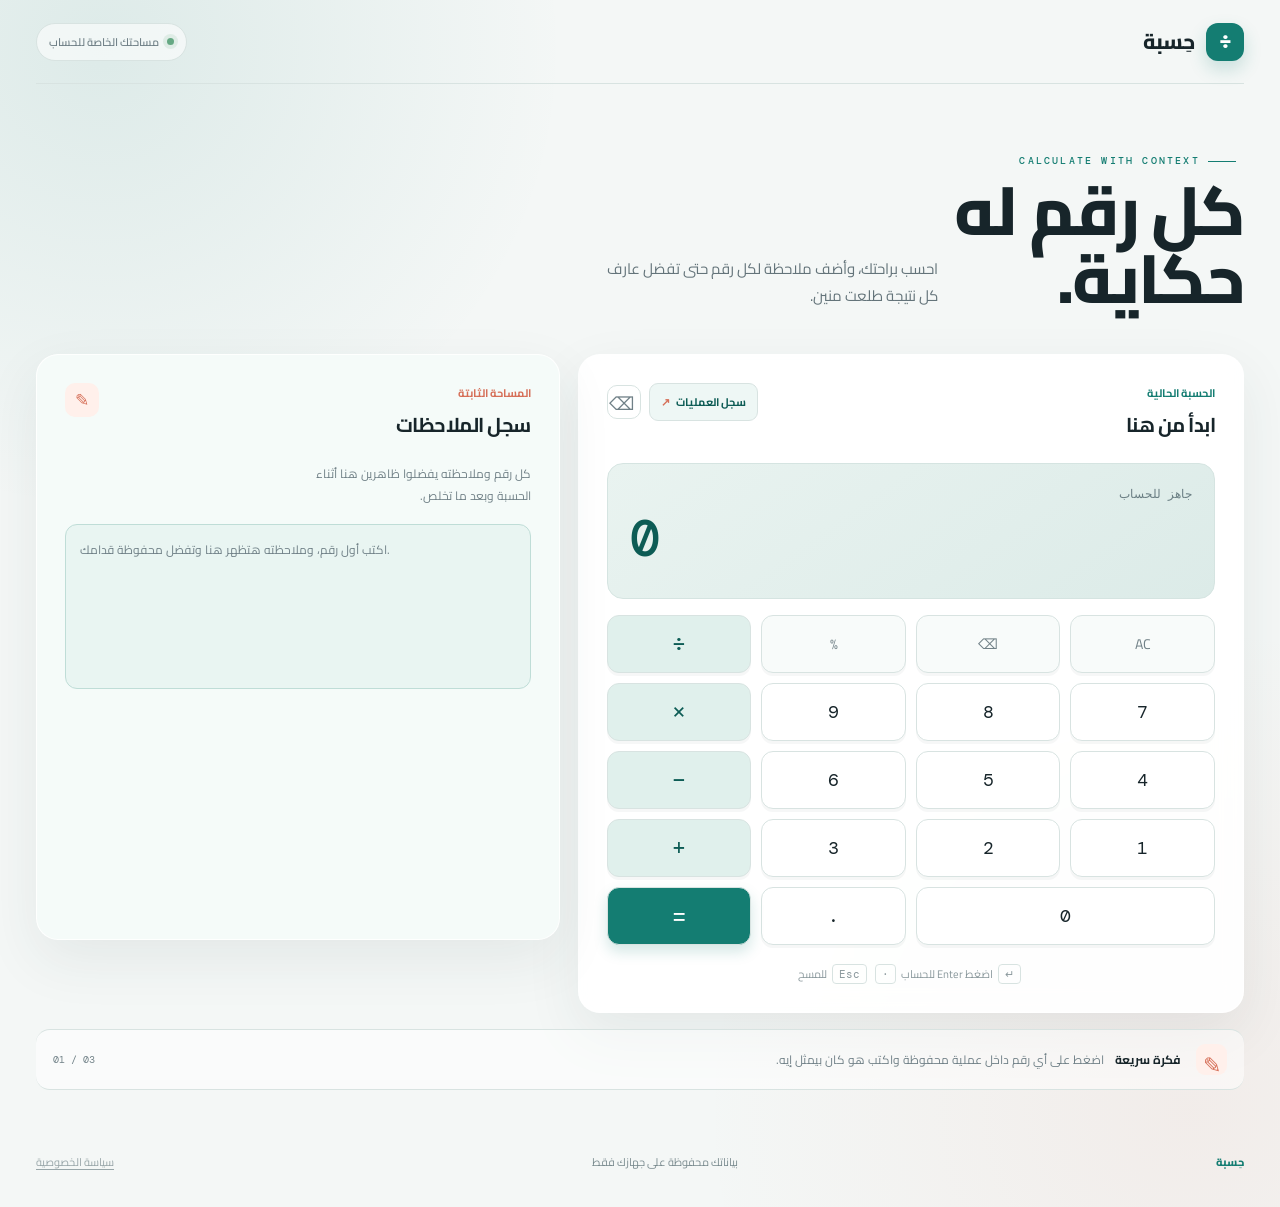
<file: index.html>
<!doctype html>
<html lang="ar" dir="rtl">
<head>
  <meta charset="UTF-8">
  <meta name="viewport" content="width=device-width, initial-scale=1.0">
  <meta name="theme-color" content="#f4efe7">
  <meta name="description" content="حساباتك، ومعنى كل رقم في مكان واحد.">
  <meta name="mobile-web-app-capable" content="yes">
  <meta name="apple-mobile-web-app-capable" content="yes">
  <link rel="manifest" href="manifest-v2.webmanifest">
  <link rel="icon" href="icon.svg" type="image/svg+xml">
  <title>حِسبة | آلة حاسبة بملاحظات</title>
  <link rel="preconnect" href="https://fonts.googleapis.com">
  <link rel="preconnect" href="https://fonts.gstatic.com" crossorigin>
  <link href="https://fonts.googleapis.com/css2?family=Cairo:wght@400;500;600;700;800&family=DM+Mono:wght@400;500&display=swap" rel="stylesheet">
  <link rel="stylesheet" href="style.css">
</head>
<body>
  <div class="page-shell">
    <header class="topbar">
      <a class="brand" href="#top" aria-label="حسبة - الرئيسية">
        <span class="brand-mark">÷</span>
        <span>حِسبة</span>
      </a>
      <div class="topbar-note"><span class="status-dot"></span> مساحتك الخاصة للحساب</div>
    </header>

    <main id="top" class="workspace">
      <section class="intro reveal">
        <p class="eyebrow">CALCULATE WITH CONTEXT <span></span></p>
        <h1>كل رقم له حكاية.</h1>
        <p class="intro-copy">احسب براحتك، وأضف ملاحظة لكل رقم حتى تفضل عارف كل نتيجة طلعت منين.</p>
      </section>

      <section class="app-grid" id="appGrid">
        <div class="calculator-panel reveal delay-one">
          <div class="panel-heading">
            <div>
              <p class="section-kicker">الحسبة الحالية</p>
              <h2>ابدأ من هنا</h2>
            </div>
            <div class="heading-actions">
              <button class="history-toggle" id="toggleHistory" type="button">سجل العمليات <span>↗</span></button>
              <button class="icon-button" id="clearAll" type="button" aria-label="مسح الحسبة الحالية" title="مسح الحسبة الحالية">⌫</button>
            </div>
          </div>

          <div class="display" aria-live="polite">
            <div class="expression" id="expression">جاهز للحساب</div>
            <div class="display-value" id="displayValue">0</div>
          </div>
          <div class="last-result" id="lastResult" hidden>
            <span>آخر نتيجة</span>
            <strong id="lastResultValue">0</strong>
          </div>
          <label class="current-note-field" id="currentNoteField" hidden>
            <span><b>✎</b> ملاحظة الرقم الحالي</span>
            <textarea id="currentNoteInput" rows="2" placeholder="اكتب الرقم ده بتاع إيه؟"></textarea>
          </label>

          <div class="calculator-keys" aria-label="أزرار الآلة الحاسبة">
            <button class="key key-muted" data-action="clear" type="button">AC</button>
            <button class="key key-muted" data-action="backspace" type="button">⌫</button>
            <button class="key key-muted" data-action="percent" type="button">%</button>
            <button class="key key-operator" data-value="/" type="button">÷</button>
            <button class="key" data-value="7" type="button">7</button>
            <button class="key" data-value="8" type="button">8</button>
            <button class="key" data-value="9" type="button">9</button>
            <button class="key key-operator" data-value="*" type="button">×</button>
            <button class="key" data-value="4" type="button">4</button>
            <button class="key" data-value="5" type="button">5</button>
            <button class="key" data-value="6" type="button">6</button>
            <button class="key key-operator" data-value="-" type="button">−</button>
            <button class="key" data-value="1" type="button">1</button>
            <button class="key" data-value="2" type="button">2</button>
            <button class="key" data-value="3" type="button">3</button>
            <button class="key key-operator" data-value="+" type="button">+</button>
            <button class="key key-zero" data-value="0" type="button">0</button>
            <button class="key" data-value="." type="button">.</button>
            <button class="key key-equals" data-action="equals" type="button">=</button>
          </div>
          <p class="keyboard-hint"><span>↵</span> اضغط Enter للحساب <span>·</span> <span>Esc</span> للمسح</p>
        </div>

        <aside class="notes-panel reveal delay-two" aria-label="سجل الملاحظات الحالي">
          <div class="panel-heading">
            <div>
              <p class="section-kicker">المساحة الثابتة</p>
              <h2>سجل الملاحظات</h2>
            </div>
            <span class="notes-mark">✎</span>
          </div>
          <p class="notes-helper">كل رقم وملاحظته يفضلوا ظاهرين هنا أثناء الحسبة وبعد ما تخلص.</p>
          <div class="draft-ledger" id="draftLedger" hidden aria-live="polite"></div>
        </aside>

        <aside class="history-panel reveal delay-two" id="historyPanel" hidden>
          <div class="panel-heading history-heading">
            <div>
              <p class="section-kicker">ذاكرة الحسبة</p>
              <h2>آخر العمليات</h2>
            </div>
            <div class="heading-actions">
              <span class="count-badge" id="historyCount">0</span>
              <button class="history-close" id="closeHistory" type="button" aria-label="إغلاق سجل العمليات">×</button>
            </div>
          </div>
          <div class="history-list" id="historyList">
            <div class="empty-state" id="emptyState">
              <span class="empty-icon">✦</span>
              <strong>لسه مفيش عمليات</strong>
              <p>أول عملية هتظهر هنا، وكل رقم فيها هيكون قابل لإضافة ملاحظة.</p>
            </div>
          </div>
          <button class="clear-history" id="clearHistory" type="button">مسح سجل العمليات <span>↗</span></button>
        </aside>
      </section>

      <section class="tip-bar reveal delay-three">
        <span class="tip-icon">✎</span>
        <p><strong>فكرة سريعة</strong> اضغط على أي رقم داخل عملية محفوظة واكتب هو كان بيمثل إيه.</p>
        <span class="tip-decoration">01 / 03</span>
      </section>
    </main>

    <footer class="footer"><span>حِسبة</span><span>بياناتك محفوظة على جهازك فقط</span><a class="footer-link" href="privacy-policy.html">سياسة الخصوصية</a></footer>
  </div>

  <div class="modal-backdrop" id="noteModal" hidden>
    <div class="note-modal" role="dialog" aria-modal="true" aria-labelledby="modalTitle">
      <button class="modal-close" id="closeModal" type="button" aria-label="إغلاق">×</button>
      <div class="modal-eyebrow">ملاحظة الرقم</div>
      <div class="modal-number" id="modalNumber">100</div>
      <h2 id="modalTitle">الرقم ده خاص بإيه؟</h2>
      <p>اكتب وصفًا بسيطًا عشان تفتكر الحسبة بسهولة بعدين.</p>
      <label class="note-field">
        <span>الوصف</span>
        <textarea id="noteInput" rows="3" placeholder="مثال: مشتريات الأسبوع..."></textarea>
      </label>
      <div class="modal-actions">
        <button class="button-secondary" id="cancelNote" type="button">إلغاء</button>
        <button class="button-primary" id="saveNote" type="button">حفظ الملاحظة <span>↗</span></button>
      </div>
    </div>
  </div>

  <div class="toast" id="toast" role="status"></div>
  <script src="app.js"></script>
  <script>
    if ("serviceWorker" in navigator) {
      window.addEventListener("load", () => navigator.serviceWorker.register("sw.js"));
    }
  </script>
</body>
</html>
</file>
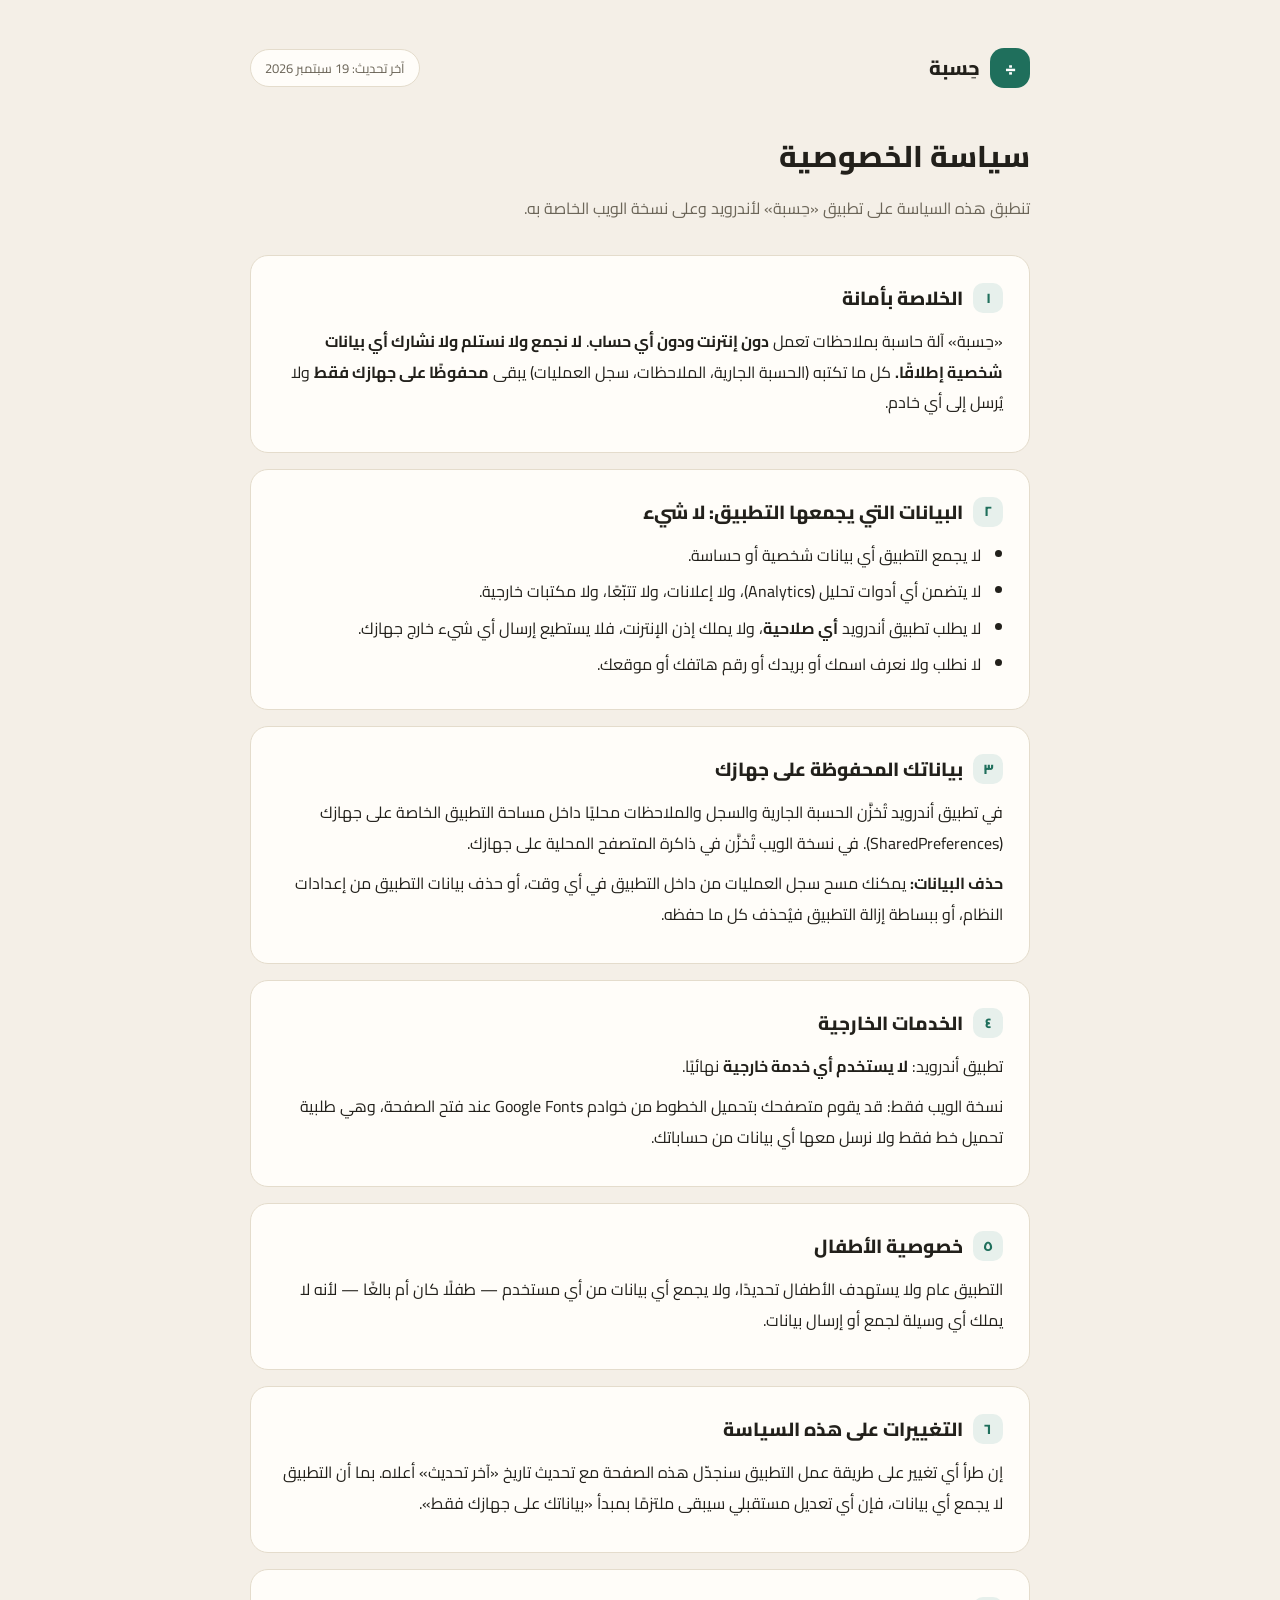
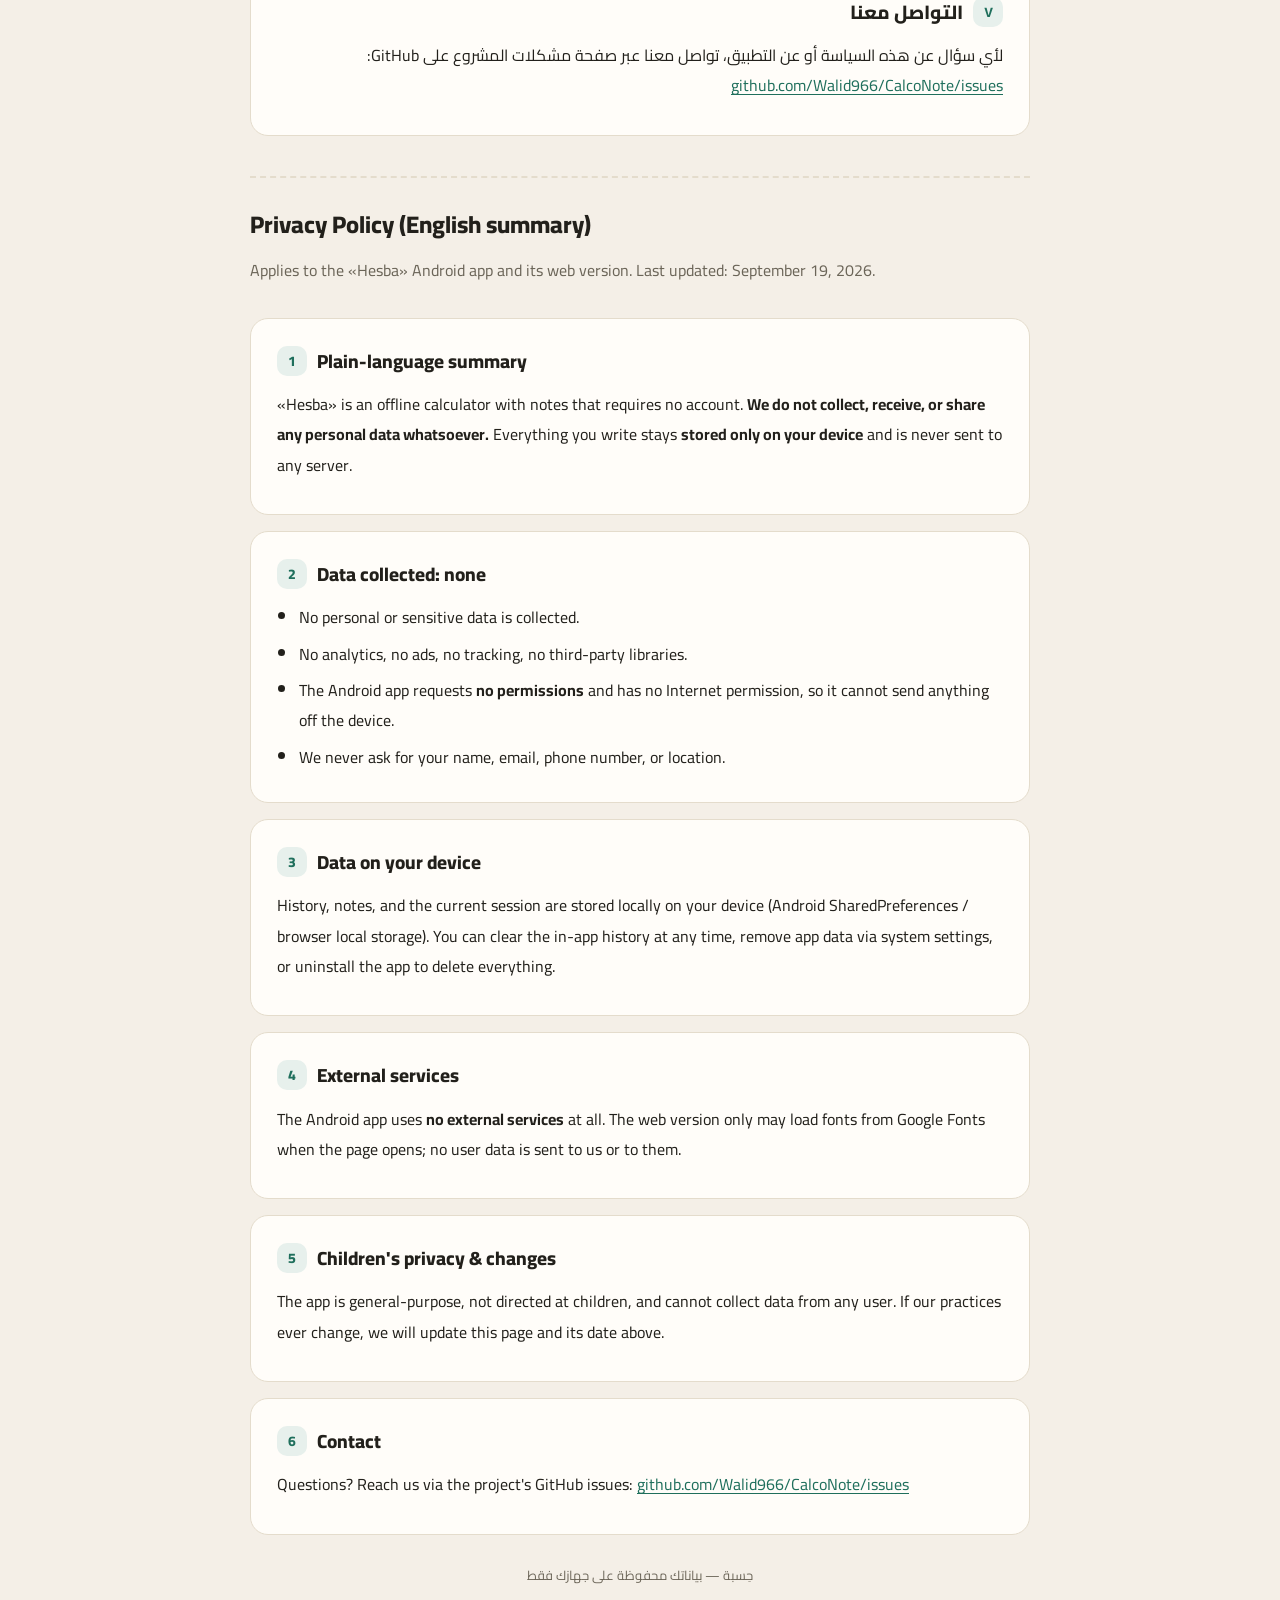
<file: privacy-policy.html>
<!doctype html>
<html lang="ar" dir="rtl">
<head>
  <meta charset="UTF-8">
  <meta name="viewport" content="width=device-width, initial-scale=1.0">
  <meta name="theme-color" content="#f4efe7">
  <meta name="description" content="سياسة الخصوصية لتطبيق حِسبة — آلة حاسبة بملاحظات تعمل دون إنترنت ولا تجمع أي بيانات.">
  <link rel="icon" href="icon.svg" type="image/svg+xml">
  <title>سياسة الخصوصية | حِسبة</title>
  <link rel="preconnect" href="https://fonts.googleapis.com">
  <link rel="preconnect" href="https://fonts.gstatic.com" crossorigin>
  <link href="https://fonts.googleapis.com/css2?family=Cairo:wght@400;500;600;700;800&display=swap" rel="stylesheet">
  <style>
    :root{--bg:#f4efe7;--surface:#fffdf9;--ink:#22201b;--muted:#6b6558;--line:#e4dccc;--accent:#1f6f5c}
    *{box-sizing:border-box}
    html,body{margin:0;padding:0}
    body{background:var(--bg);color:var(--ink);font-family:"Cairo","Segoe UI",Tahoma,sans-serif;line-height:1.9;-webkit-text-size-adjust:100%}
    .wrap{max-width:820px;margin:0 auto;padding:48px 20px 64px}
    header.top{display:flex;align-items:center;justify-content:space-between;gap:12px;margin-bottom:40px}
    .brand{display:flex;align-items:center;gap:10px;font-weight:800;font-size:20px;color:var(--ink);text-decoration:none}
    .brand-mark{display:inline-flex;align-items:center;justify-content:center;width:40px;height:40px;border-radius:14px;background:var(--accent);color:#fff;font-size:20px;font-weight:800}
    .updated{font-size:13px;color:var(--muted);background:var(--surface);border:1px solid var(--line);border-radius:999px;padding:6px 14px;white-space:nowrap}
    h1{font-size:30px;font-weight:800;margin:0 0 8px}
    .lede{color:var(--muted);margin:0 0 32px;font-size:16px}
    section.card{background:var(--surface);border:1px solid var(--line);border-radius:18px;padding:24px 26px;margin-bottom:16px}
    h2{font-size:19px;font-weight:800;margin:0 0 10px;display:flex;align-items:center;gap:10px}
    h2 .n{display:inline-flex;align-items:center;justify-content:center;min-width:30px;height:30px;border-radius:10px;background:#e7f0ec;color:var(--accent);font-size:14px;font-weight:800}
    p{margin:0 0 10px}
    ul{margin:8px 0 4px;padding-inline-start:22px}
    li{margin-bottom:6px}
    strong{font-weight:700}
    a{color:var(--accent);text-decoration:underline;text-underline-offset:3px}
    .divider{margin:40px 0 24px;border:0;border-top:2px dashed var(--line)}
    footer.site{text-align:center;color:var(--muted);font-size:13px;margin-top:28px}
    @media (max-width:520px){h1{font-size:24px}section.card{padding:20px}}
  </style>
</head>
<body>
  <div class="wrap">
    <header class="top">
      <a class="brand" href="./index.html" aria-label="حسبة - الرئيسية">
        <span class="brand-mark">÷</span>
        <span>حِسبة</span>
      </a>
      <span class="updated">آخر تحديث: 19 سبتمبر 2026</span>
    </header>

    <h1>سياسة الخصوصية</h1>
    <p class="lede">تنطبق هذه السياسة على تطبيق «حِسبة» لأندرويد وعلى نسخة الويب الخاصة به.</p>

    <section class="card">
      <h2><span class="n">١</span> الخلاصة بأمانة</h2>
      <p>«حِسبة» آلة حاسبة بملاحظات تعمل <strong>دون إنترنت ودون أي حساب</strong>. <strong>لا نجمع ولا نستلم ولا نشارك أي بيانات شخصية إطلاقًا.</strong> كل ما تكتبه (الحسبة الجارية، الملاحظات، سجل العمليات) يبقى <strong>محفوظًا على جهازك فقط</strong> ولا يُرسل إلى أي خادم.</p>
    </section>

    <section class="card">
      <h2><span class="n">٢</span> البيانات التي يجمعها التطبيق: لا شيء</h2>
      <ul>
        <li>لا يجمع التطبيق أي بيانات شخصية أو حساسة.</li>
        <li>لا يتضمن أي أدوات تحليل (Analytics)، ولا إعلانات، ولا تتبّعًا، ولا مكتبات خارجية.</li>
        <li>لا يطلب تطبيق أندرويد <strong>أي صلاحية</strong>، ولا يملك إذن الإنترنت، فلا يستطيع إرسال أي شيء خارج جهازك.</li>
        <li>لا نطلب ولا نعرف اسمك أو بريدك أو رقم هاتفك أو موقعك.</li>
      </ul>
    </section>

    <section class="card">
      <h2><span class="n">٣</span> بياناتك المحفوظة على جهازك</h2>
      <p>في تطبيق أندرويد تُخزَّن الحسبة الجارية والسجل والملاحظات محليًا داخل مساحة التطبيق الخاصة على جهازك (SharedPreferences). في نسخة الويب تُخزَّن في ذاكرة المتصفح المحلية على جهازك.</p>
      <p><strong>حذف البيانات:</strong> يمكنك مسح سجل العمليات من داخل التطبيق في أي وقت، أو حذف بيانات التطبيق من إعدادات النظام، أو ببساطة إزالة التطبيق فيُحذف كل ما حفظه.</p>
    </section>

    <section class="card">
      <h2><span class="n">٤</span> الخدمات الخارجية</h2>
      <p>تطبيق أندرويد: <strong>لا يستخدم أي خدمة خارجية</strong> نهائيًا.</p>
      <p>نسخة الويب فقط: قد يقوم متصفحك بتحميل الخطوط من خوادم Google Fonts عند فتح الصفحة، وهي طلبية تحميل خط فقط ولا نرسل معها أي بيانات من حساباتك.</p>
    </section>

    <section class="card">
      <h2><span class="n">٥</span> خصوصية الأطفال</h2>
      <p>التطبيق عام ولا يستهدف الأطفال تحديدًا، ولا يجمع أي بيانات من أي مستخدم — طفلًا كان أم بالغًا — لأنه لا يملك أي وسيلة لجمع أو إرسال بيانات.</p>
    </section>

    <section class="card">
      <h2><span class="n">٦</span> التغييرات على هذه السياسة</h2>
      <p>إن طرأ أي تغيير على طريقة عمل التطبيق سنجدّل هذه الصفحة مع تحديث تاريخ «آخر تحديث» أعلاه. بما أن التطبيق لا يجمع أي بيانات، فإن أي تعديل مستقبلي سيبقى ملتزمًا بمبدأ «بياناتك على جهازك فقط».</p>
    </section>

    <section class="card">
      <h2><span class="n">٧</span> التواصل معنا</h2>
      <p>لأي سؤال عن هذه السياسة أو عن التطبيق، تواصل معنا عبر صفحة مشكلات المشروع على GitHub:<br>
      <a href="https://github.com/Walid966/CalcoNote/issues" target="_blank" rel="noopener">github.com/Walid966/CalcoNote/issues</a></p>
    </section>

    <hr class="divider">
    <div class="en" lang="en" dir="ltr">
      <h1 style="font-size:24px">Privacy Policy (English summary)</h1>
      <p class="lede">Applies to the «Hesba» Android app and its web version. Last updated: September 19, 2026.</p>
      <section class="card">
        <h2><span class="n">1</span> Plain-language summary</h2>
        <p>«Hesba» is an offline calculator with notes that requires no account. <strong>We do not collect, receive, or share any personal data whatsoever.</strong> Everything you write stays <strong>stored only on your device</strong> and is never sent to any server.</p>
      </section>
      <section class="card">
        <h2><span class="n">2</span> Data collected: none</h2>
        <ul>
          <li>No personal or sensitive data is collected.</li>
          <li>No analytics, no ads, no tracking, no third-party libraries.</li>
          <li>The Android app requests <strong>no permissions</strong> and has no Internet permission, so it cannot send anything off the device.</li>
          <li>We never ask for your name, email, phone number, or location.</li>
        </ul>
      </section>
      <section class="card">
        <h2><span class="n">3</span> Data on your device</h2>
        <p>History, notes, and the current session are stored locally on your device (Android SharedPreferences / browser local storage). You can clear the in-app history at any time, remove app data via system settings, or uninstall the app to delete everything.</p>
      </section>
      <section class="card">
        <h2><span class="n">4</span> External services</h2>
        <p>The Android app uses <strong>no external services</strong> at all. The web version only may load fonts from Google Fonts when the page opens; no user data is sent to us or to them.</p>
      </section>
      <section class="card">
        <h2><span class="n">5</span> Children's privacy &amp; changes</h2>
        <p>The app is general-purpose, not directed at children, and cannot collect data from any user. If our practices ever change, we will update this page and its date above.</p>
      </section>
      <section class="card">
        <h2><span class="n">6</span> Contact</h2>
        <p>Questions? Reach us via the project's GitHub issues: <a href="https://github.com/Walid966/CalcoNote/issues" target="_blank" rel="noopener">github.com/Walid966/CalcoNote/issues</a></p>
      </section>
    </div>

    <footer class="site">حِسبة — بياناتك محفوظة على جهازك فقط</footer>
  </div>
</body>
</html>
</file>
<file: style.css>
:root {
  --paper: #f5f0e8;
  --paper-deep: #ebe2d4;
  --ink: #1f2927;
  --muted: #7b817c;
  --line: rgba(31, 41, 39, 0.12);
  --forest: #185c51;
  --forest-deep: #0e443c;
  --coral: #d8755c;
  --yellow: #eac75f;
  --white: #fffdf8;
  --shadow: 0 24px 60px rgba(45, 49, 39, 0.09);
}

* { box-sizing: border-box; }
html { scroll-behavior: smooth; }
body {
  margin: 0;
  color: var(--ink);
  background: var(--paper);
  font-family: "Cairo", sans-serif;
  -webkit-font-smoothing: antialiased;
}
button, textarea { font: inherit; }
button { cursor: pointer; }

body::before {
  content: "";
  position: fixed;
  inset: 0;
  pointer-events: none;
  opacity: .28;
  background-image: radial-gradient(rgba(31, 41, 39, .15) .6px, transparent .6px);
  background-size: 7px 7px;
  mix-blend-mode: multiply;
}
.page-shell { width: min(1180px, calc(100% - 64px)); margin: auto; }
.topbar { height: 92px; display: flex; align-items: center; justify-content: space-between; border-bottom: 1px solid var(--line); }
.brand { display: inline-flex; align-items: center; gap: 11px; color: var(--ink); font-size: 22px; font-weight: 800; text-decoration: none; letter-spacing: -.5px; }
.brand-mark { width: 36px; height: 36px; display: grid; place-items: center; color: var(--paper); background: var(--forest); border-radius: 50% 50% 50% 10px; font-family: "DM Mono", monospace; font-size: 20px; transform: rotate(-8deg); }
.topbar-note { display: flex; align-items: center; gap: 8px; color: var(--muted); font-size: 12px; font-weight: 600; }
.status-dot { display: block; width: 7px; height: 7px; background: #65a883; border-radius: 50%; box-shadow: 0 0 0 4px rgba(101, 168, 131, .14); }
.workspace { padding: 78px 0 48px; }
.intro { max-width: 600px; margin-bottom: 52px; }
.eyebrow, .section-kicker, .modal-eyebrow { margin: 0 0 14px; color: var(--coral); font-family: "DM Mono", monospace; font-size: 11px; letter-spacing: 1.8px; font-weight: 500; direction: ltr; text-align: right; }
.eyebrow span { display: inline-block; width: 28px; height: 1px; margin-right: 8px; vertical-align: middle; background: var(--coral); }
h1, h2, p { margin-top: 0; }
h1 { margin-bottom: 14px; font-size: clamp(42px, 6vw, 76px); line-height: 1.05; letter-spacing: -2.8px; font-weight: 800; }
.intro-copy { max-width: 420px; margin: 0; color: var(--muted); font-size: 16px; line-height: 1.9; }
.app-grid { display: grid; grid-template-columns: minmax(0, 1.08fr) minmax(320px, .92fr); gap: 22px; align-items: start; }
.app-grid.with-history { grid-template-columns: minmax(0, 1.08fr) minmax(260px, .72fr) minmax(320px, .92fr); }
.calculator-panel, .notes-panel, .history-panel { background: rgba(255, 253, 248, .7); border: 1px solid rgba(255, 255, 255, .65); box-shadow: var(--shadow); backdrop-filter: blur(9px); }
.calculator-panel { padding: 30px; border-radius: 3px 28px 3px 28px; }
.notes-panel { min-height: 586px; padding: 30px; border-radius: 28px 3px 28px 3px; }
.history-panel { padding: 30px; border-radius: 28px 3px 28px 3px; min-height: 586px; display: flex; flex-direction: column; }
.history-panel[hidden] { display: none; }
.notes-mark { display: grid; width: 34px; height: 34px; place-items: center; border-radius: 50%; color: var(--coral); background: rgba(216, 117, 92, .12); font-size: 17px; }
.notes-helper { max-width: 220px; margin-bottom: 22px; color: var(--muted); font-size: 12px; line-height: 1.8; }
.notes-panel .draft-ledger { min-height: 100px; margin: 0; align-content: flex-start; }
.panel-heading { display: flex; justify-content: space-between; align-items: flex-start; margin-bottom: 24px; }
.heading-actions { display: flex; align-items: center; gap: 8px; }
.section-kicker { color: var(--muted); margin-bottom: 3px; font-family: "Cairo", sans-serif; font-size: 11px; letter-spacing: 0; }
h2 { margin-bottom: 0; font-size: 21px; letter-spacing: -.5px; }
.icon-button, .modal-close { display: grid; place-items: center; border: 1px solid var(--line); color: var(--muted); background: transparent; transition: .2s ease; }
.icon-button { width: 34px; height: 34px; border-radius: 50%; font-size: 18px; }
.icon-button:hover, .modal-close:hover { color: var(--ink); background: var(--paper-deep); }
.history-toggle, .history-close { border: 0; color: var(--muted); background: transparent; font-size: 11px; }
.history-toggle:hover, .history-close:hover { color: var(--forest); }
.history-toggle span { margin-right: 4px; color: var(--coral); }
.history-close { width: 28px; height: 28px; border: 1px solid var(--line); border-radius: 50%; font-size: 20px; line-height: 1; }
.display { min-height: 128px; padding: 20px 22px 16px; margin-bottom: 16px; border: 1px solid var(--line); border-radius: 2px 18px 2px 18px; background: var(--paper-deep); text-align: left; direction: ltr; }
.expression { min-height: 20px; color: var(--muted); font-family: "DM Mono", monospace; font-size: 12px; text-align: right; direction: rtl; }
.display-value { overflow: hidden; color: var(--forest-deep); font-family: "DM Mono", monospace; font-size: clamp(32px, 5vw, 48px); font-weight: 500; letter-spacing: -2px; text-overflow: ellipsis; white-space: nowrap; }
.last-result { display: flex; align-items: center; justify-content: space-between; padding: 9px 12px; margin: -4px 0 16px; border-right: 3px solid var(--yellow); background: rgba(234, 199, 95, .14); color: var(--muted); font-size: 11px; }
.last-result[hidden] { display: none; }
.last-result strong { color: var(--forest-deep); font-family: "DM Mono", monospace; font-size: 15px; }
.current-note-field { display: block; padding: 10px 12px; margin: -4px 0 16px; border: 1px solid rgba(216, 117, 92, .3); border-radius: 8px; background: rgba(255, 253, 248, .8); animation: slide-in .25s ease both; }
.current-note-field[hidden] { display: none; }
.current-note-field > span { display: block; margin-bottom: 4px; color: var(--coral); font-size: 11px; font-weight: 700; }
.current-note-field b { margin-left: 4px; font-size: 15px; }
.current-note-field textarea { display: block; width: 100%; resize: vertical; padding: 0; border: 0; outline: 0; color: var(--ink); background: transparent; font-size: 12px; line-height: 1.7; }
.current-note-field textarea::placeholder { color: var(--muted); }
.draft-ledger { display: flex; align-items: center; flex-wrap: wrap; gap: 8px; padding: 11px 12px; margin: -4px 0 16px; border: 1px dashed rgba(24, 92, 81, .28); border-radius: 8px; background: rgba(225, 238, 231, .42); direction: ltr; }
.draft-ledger[hidden] { display: none; }
.draft-empty { width: 100%; color: var(--muted); font-size: 12px; line-height: 1.8; }
.draft-ledger-title { width: 100%; color: var(--muted); font-size: 10px; }
.draft-ledger-complete { border-style: solid; border-color: rgba(234, 199, 95, .7); background: rgba(234, 199, 95, .13); }
.ledger-operation { display: flex; width: 100%; align-items: stretch; flex-direction: column; gap: 5px; padding: 5px 0; }
.draft-entry { display: flex; width: 100%; min-width: 0; align-items: center; gap: 7px; padding: 5px 8px; border-radius: 5px; background: rgba(255, 253, 248, .8); }
.draft-entry-editable { cursor: pointer; transition: background .2s ease, transform .2s ease; }
.draft-entry-editable:hover { background: #d9eee9; transform: translateX(-2px); }
.draft-note { flex: 1; min-width: 0; overflow-wrap: anywhere; }
.draft-edit-icon { display: grid; width: 26px; height: 26px; flex: 0 0 26px; place-items: center; margin-right: 0; margin-left: auto; border: 1px solid #b9d8d2; border-radius: 6px; color: var(--forest-deep); background: #f7fffd; font-size: 14px; }
.draft-entry-editable:hover .draft-edit-icon { color: var(--white); border-color: var(--forest); background: var(--forest); }
.draft-number { padding: 3px 7px; color: var(--forest-deep); background: var(--white); font-family: "DM Mono", monospace; font-size: 14px; }
.draft-note { max-width: 220px; overflow-wrap: anywhere; color: var(--forest); font-size: 11px; }
.draft-note-empty { color: #91a4a4; font-style: italic; }
.draft-operator { color: var(--muted); font-family: "DM Mono", monospace; font-size: 15px; }
.calculator-keys { display: grid; grid-template-columns: repeat(4, 1fr); gap: 9px; }
.key { min-height: 56px; border: 1px solid var(--line); border-radius: 8px; color: var(--ink); background: var(--white); font-family: "DM Mono", monospace; font-size: 18px; transition: transform .15s ease, background .15s ease, color .15s ease; box-shadow: 0 2px 0 rgba(31, 41, 39, .03); }
.key:hover { transform: translateY(-2px); background: var(--paper-deep); }
.key:active { transform: translateY(1px); }
.key-muted { color: var(--muted); background: transparent; font-family: "Cairo", sans-serif; font-size: 14px; }
.key-operator { color: var(--forest); background: #e1eee7; font-size: 23px; }
.key-equals { color: var(--white); background: var(--forest); font-size: 24px; }
.key-equals:hover { background: var(--forest-deep); }
.key-zero { grid-column: span 2; }
.keyboard-hint { margin: 19px 0 0; color: var(--muted); font-size: 11px; text-align: center; }
.keyboard-hint span { padding: 2px 6px; margin: 0 3px; border: 1px solid var(--line); border-radius: 4px; font-family: "DM Mono", monospace; }
.history-heading { align-items: center; }
.count-badge { display: grid; width: 31px; height: 31px; place-items: center; border-radius: 50%; color: var(--forest-deep); background: var(--yellow); font-family: "DM Mono", monospace; font-size: 12px; }
.history-list { display: flex; flex: 1; flex-direction: column; gap: 10px; }
.empty-state { display: flex; flex: 1; min-height: 335px; align-items: center; justify-content: center; flex-direction: column; padding: 25px; text-align: center; }
.empty-icon { display: grid; width: 54px; height: 54px; place-items: center; margin-bottom: 17px; color: var(--coral); border: 1px dashed var(--coral); border-radius: 50%; font-size: 22px; }
.empty-state strong { font-size: 15px; }
.empty-state p { max-width: 220px; margin: 8px 0 0; color: var(--muted); font-size: 12px; line-height: 1.8; }
.history-item { padding: 16px; border: 1px solid var(--line); border-radius: 2px 14px 2px 14px; background: rgba(255, 253, 248, .8); animation: slide-in .35s ease both; }
.history-meta { display: flex; align-items: center; justify-content: space-between; margin-bottom: 11px; color: var(--muted); font-family: "DM Mono", monospace; font-size: 10px; }
.history-result { color: var(--forest-deep); font-size: 22px; font-weight: 700; }
.history-equation { display: flex; align-items: center; gap: 7px; direction: ltr; flex-wrap: wrap; color: var(--muted); font-family: "DM Mono", monospace; font-size: 14px; }
.number-chip { position: relative; padding: 3px 7px; border: 0; border-bottom: 1px dashed var(--forest); color: var(--ink); background: #e7f0eb; font: inherit; transition: .2s ease; }
.number-chip:hover { color: var(--white); background: var(--forest); }
.number-chip.has-note::after { content: ""; position: absolute; top: -3px; right: -3px; width: 6px; height: 6px; border: 2px solid var(--white); border-radius: 50%; background: var(--coral); }
.note-preview { display: flex; flex-wrap: wrap; gap: 5px 14px; margin-top: 12px; padding-top: 9px; border-top: 1px dashed var(--line); color: var(--forest); font-size: 11px; line-height: 1.6; }
.note-preview span { padding: 2px 7px; border-radius: 4px; background: rgba(225, 238, 231, .55); }
.note-preview b { margin-left: 3px; color: var(--forest-deep); font-family: "DM Mono", monospace; font-size: 10px; }
.clear-history { align-self: flex-start; padding: 0; margin-top: 22px; border: 0; color: var(--muted); background: transparent; font-size: 11px; transition: .2s; }
.clear-history:hover { color: var(--coral); }
.clear-history span { margin-right: 4px; color: var(--coral); }
.tip-bar { display: flex; align-items: center; gap: 15px; padding: 18px 20px; margin-top: 24px; border-top: 1px solid var(--line); border-bottom: 1px solid var(--line); }
.tip-icon { color: var(--coral); font-size: 22px; }
.tip-bar p { flex: 1; margin: 0; color: var(--muted); font-size: 12px; }
.tip-bar strong { margin-left: 8px; color: var(--ink); }
.tip-decoration { color: var(--muted); direction: ltr; font-family: "DM Mono", monospace; font-size: 10px; }
.footer { display: flex; justify-content: space-between; padding: 21px 0 35px; color: var(--muted); font-size: 11px; }
.footer span:first-child { color: var(--forest); font-weight: 800; }
.footer-link { color: inherit; opacity: .75; text-decoration: underline; text-underline-offset: 3px; }
.modal-backdrop { position: fixed; z-index: 10; inset: 0; display: grid; place-items: center; padding: 20px; background: rgba(20, 30, 27, .36); backdrop-filter: blur(8px); animation: fade-in .2s ease; }
.modal-backdrop[hidden] { display: none; }
.note-modal { position: relative; width: min(100%, 430px); padding: 35px; border-radius: 3px 25px 3px 25px; background: var(--white); box-shadow: 0 30px 80px rgba(20, 30, 27, .2); animation: modal-in .3s cubic-bezier(.2, .8, .2, 1); }
.modal-close { position: absolute; top: 18px; left: 18px; width: 30px; height: 30px; border-radius: 50%; font-size: 22px; line-height: 1; }
.modal-eyebrow { margin-bottom: 10px; }
.modal-number { display: inline-block; padding: 3px 9px; margin-bottom: 14px; color: var(--forest-deep); background: #e1eee7; font-family: "DM Mono", monospace; font-size: 25px; }
.note-modal h2 { margin-bottom: 7px; font-size: 23px; }
.note-modal > p { margin-bottom: 24px; color: var(--muted); font-size: 12px; line-height: 1.8; }
.note-field { display: block; }
.note-field span { display: block; margin-bottom: 8px; color: var(--ink); font-size: 12px; font-weight: 700; }
.note-field textarea { width: 100%; resize: vertical; padding: 12px; border: 1px solid var(--line); outline: none; border-radius: 8px; color: var(--ink); background: var(--paper); font-size: 13px; line-height: 1.7; transition: border-color .2s, box-shadow .2s; }
.note-field textarea:focus { border-color: var(--forest); box-shadow: 0 0 0 3px rgba(24, 92, 81, .1); }
.modal-actions { display: flex; justify-content: flex-end; gap: 10px; margin-top: 22px; }
.button-primary, .button-secondary { min-height: 42px; padding: 0 17px; border-radius: 6px; font-size: 12px; font-weight: 700; }
.button-primary { border: 1px solid var(--forest); color: var(--white); background: var(--forest); }
.button-primary:hover { background: var(--forest-deep); }
.button-secondary { border: 1px solid var(--line); color: var(--muted); background: transparent; }
.toast { position: fixed; z-index: 20; right: 50%; bottom: 24px; padding: 11px 17px; border-radius: 6px; color: var(--white); background: var(--ink); font-size: 12px; opacity: 0; pointer-events: none; transform: translate(50%, 12px); transition: .25s ease; }
.toast.show { opacity: 1; transform: translate(50%, 0); }
.reveal { animation: reveal .7s ease both; }
.delay-one { animation-delay: .1s; } .delay-two { animation-delay: .18s; } .delay-three { animation-delay: .26s; }
@keyframes reveal { from { opacity: 0; transform: translateY(16px); } to { opacity: 1; transform: translateY(0); } }
@keyframes fade-in { from { opacity: 0; } to { opacity: 1; } }
@keyframes modal-in { from { opacity: 0; transform: translateY(15px) scale(.97); } to { opacity: 1; transform: translateY(0) scale(1); } }
@keyframes slide-in { from { opacity: 0; transform: translateY(-5px); } to { opacity: 1; transform: translateY(0); } }
@media (max-width: 800px) {
  .page-shell { width: min(100% - 32px, 600px); }
  .topbar { height: 76px; }
  .workspace { padding-top: 50px; }
  .intro { margin-bottom: 34px; }
  .app-grid, .app-grid.with-history { grid-template-columns: 1fr; }
  .history-panel { min-height: 420px; }
  .empty-state { min-height: 240px; }
}

/* Unified responsive visual system */
:root {
  --paper: #eef4f3;
  --paper-deep: #e1ecea;
  --ink: #172a2e;
  --muted: #73868a;
  --line: #d3e1df;
  --forest: #177d72;
  --forest-deep: #0d5e57;
  --coral: #d97960;
  --yellow: #e6bd55;
  --white: #ffffff;
  --shadow: 0 18px 45px rgba(32, 73, 76, .07);
}

body {
  background: linear-gradient(135deg, #eef4f3 0%, #f8fbfa 52%, #edf4f2 100%);
}
body::before { opacity: .09; }
.page-shell { width: min(1200px, calc(100% - 64px)); }
.topbar { height: 78px; border-bottom: 1px solid var(--line); }
.brand-mark { border-radius: 11px; background: var(--forest); box-shadow: 0 7px 15px rgba(23, 125, 114, .18); transform: none; }
.topbar-note { padding: 7px 12px; border: 1px solid var(--line); border-radius: 999px; background: rgba(255, 255, 255, .62); }
.workspace { padding-top: 54px; }
.intro { margin-bottom: 32px; }
h1 { color: var(--ink); font-size: clamp(38px, 5.3vw, 64px); letter-spacing: -2px; }
.intro-copy { color: #63777c; }
.app-grid { gap: 18px; }
.calculator-panel, .notes-panel, .history-panel { border: 1px solid rgba(255, 255, 255, .9); box-shadow: var(--shadow); backdrop-filter: blur(14px); }
.calculator-panel { padding: 25px; border-top: 4px solid var(--forest); background: rgba(255, 255, 255, .88); }
.notes-panel { min-height: 586px; padding: 25px; border-top: 4px solid var(--coral); background: #f5fbf9; }
.history-panel { background: #f3f8fb; border-top: 4px solid #76aab2; }
.panel-heading { margin-bottom: 18px; }
.section-kicker { color: var(--forest-deep); }
.notes-panel .section-kicker { color: var(--coral); }
.display { min-height: 122px; margin-bottom: 14px; border: 1px solid #cfe3df; background: #e5f1ef; }
.last-result { border-right-color: var(--yellow); background: #fff8e6; }
.current-note-field { border-color: #efc1b4; background: #fff8f5; }
.draft-ledger { border-color: #bfddd7; background: #e9f5f2; }
.draft-ledger-complete { border-color: #bfddd7; background: #e9f5f2; }
.draft-ledger-title { color: var(--forest-deep); }
.draft-entry { background: rgba(255, 255, 255, .9); }
.draft-number { color: var(--forest-deep); background: #d9eee9; }
.draft-note { color: #27776f; }
.draft-operator { color: var(--coral); }
.notes-mark { border-radius: 10px; color: var(--coral); background: #ffebe5; }
.notes-helper { color: #6e8185; }
.calculator-keys { gap: 8px; }
.key { border-color: var(--line); background: #fff; }
.key:hover { background: #eef8f6; }
.key-muted { background: #f5f9f8; }
.key-operator { color: var(--forest-deep); background: #dff0ec; }
.key-equals { background: var(--forest); box-shadow: 0 8px 16px rgba(23, 125, 114, .18); }
.history-toggle { color: var(--forest-deep); background: #e5f3ef; }
.history-toggle:hover { color: var(--white); background: var(--forest); }
.history-item { border-color: #d5e4e8; background: rgba(255, 255, 255, .8); }
.number-chip { color: var(--forest-deep); background: #e2f1ee; }
.note-preview span { background: #e7f4f1; }
.tip-bar { background: rgba(255, 255, 255, .58); }
.footer { color: #7a8b8f; }
.modal-backdrop { background: rgba(18, 52, 55, .34); }
.note-modal { border: 1px solid rgba(255, 255, 255, .9); background: #fff; }
.modal-number { color: var(--forest-deep); background: #e1f1ed; }
.note-field textarea { background: #f5faf9; }
.button-primary { background: var(--forest); }
.toast { background: #173c3d; }

@media (max-width: 800px) {
  .page-shell { width: min(100% - 28px, 600px); }
  .topbar { height: 70px; }
  .workspace { padding-top: 38px; }
  .intro { margin-bottom: 25px; }
  h1 { font-size: 43px; }
  .calculator-panel, .notes-panel, .history-panel { padding: 20px; border-radius: 17px; }
  .notes-panel { min-height: 0; }
  .notes-panel .draft-ledger { min-height: 145px; }
  .history-panel { min-height: 0; }
  .tip-bar { align-items: flex-start; }
}

@media (max-width: 420px) {
  .page-shell { width: calc(100% - 20px); }
  .brand { font-size: 19px; }
  .topbar-note { display: none; }
  h1 { font-size: 39px; }
  .calculator-panel, .notes-panel { padding: 17px; }
  .key { min-height: 50px; }
  .display { min-height: 112px; }
  .history-toggle { padding: 7px 8px; font-size: 10px; }
}

@media (max-width: 800px) {
  .app-grid, .app-grid.with-history { grid-template-columns: minmax(0, 1fr); }
}

/* Second art direction: compact editorial workspace */
body {
  background: #eef3f1;
}
.page-shell { width: min(1160px, calc(100% - 56px)); }
.topbar { height: 76px; }
.topbar-note { padding: 8px 12px; border: 1px solid var(--line); border-radius: 999px; background: rgba(255, 255, 255, .6); }
.workspace { padding: 48px 0 38px; }
.intro { display: grid; grid-template-columns: .9fr 1.1fr; align-items: end; max-width: none; margin-bottom: 30px; }
.intro .eyebrow { grid-column: 1 / -1; margin-bottom: 9px; }
h1 { max-width: 420px; margin-bottom: 0; font-size: clamp(36px, 4.8vw, 60px); line-height: 1; }
.intro-copy { max-width: 340px; margin: 0 0 3px; font-size: 14px; line-height: 1.8; }
.app-grid { grid-template-columns: minmax(0, 1.12fr) minmax(290px, .88fr); gap: 16px; }
.calculator-panel, .notes-panel, .history-panel { box-shadow: 0 18px 45px rgba(35, 67, 70, .07); }
.calculator-panel { padding: 24px; border-top: 4px solid var(--forest); }
.notes-panel { min-height: 548px; padding: 24px; border-top: 4px solid var(--coral); }
.panel-heading { margin-bottom: 17px; }
.display { min-height: 112px; padding: 17px 20px 13px; margin-bottom: 12px; }
.display-value { font-size: clamp(32px, 4vw, 46px); }
.current-note-field { padding: 9px 12px; margin-bottom: 12px; }
.current-note-field textarea { min-height: 38px; }
.calculator-keys { gap: 8px; }
.key { min-height: 52px; }
.notes-helper { max-width: 245px; margin-bottom: 18px; }
.notes-panel .draft-ledger { min-height: 165px; align-content: flex-start; padding: 14px; }
.draft-ledger-title { color: var(--forest-deep); font-weight: 700; }
.draft-entry { min-height: 35px; }
.draft-number { min-width: 34px; text-align: center; }
.tip-bar { padding: 14px 17px; margin-top: 16px; border-radius: 14px; background: rgba(255, 255, 255, .5); }
.footer { padding-top: 17px; }

@media (max-width: 800px) {
  .page-shell { width: min(100% - 32px, 600px); }
  .intro { display: block; }
  .intro-copy { margin-top: 14px; }
  .notes-panel { min-height: 420px; }
}
@media (max-width: 460px) {
  .page-shell { width: calc(100% - 24px); }
  .topbar-note { display: none; }
  .calculator-panel, .history-panel { padding: 20px; }
  h1 { font-size: 46px; letter-spacing: -1.8px; }
  .key { min-height: 53px; }
  .tip-bar { align-items: flex-start; }
  .tip-decoration { display: none; }
  .footer { flex-direction: column; gap: 8px; }
}

/* Refined visual system */
:root {
  --paper: #f4f7f6;
  --paper-deep: #e7efed;
  --ink: #17252a;
  --muted: #708087;
  --line: #d8e3e1;
  --forest: #147d72;
  --forest-deep: #0d5c55;
  --coral: #d66f58;
  --yellow: #e8bc55;
  --white: #ffffff;
  --shadow: 0 20px 55px rgba(35, 67, 70, .08);
}

body {
  background:
    radial-gradient(circle at 8% 4%, rgba(20, 125, 114, .1), transparent 28%),
    radial-gradient(circle at 93% 92%, rgba(214, 111, 88, .08), transparent 30%),
    var(--paper);
}

body::before { opacity: .12; background-size: 10px 10px; }
.page-shell { width: min(1240px, calc(100% - 72px)); }
.topbar { height: 84px; border-bottom-color: var(--line); }
.brand { gap: 12px; font-size: 21px; }
.brand-mark { width: 38px; height: 38px; border-radius: 12px; color: var(--white); background: var(--forest); box-shadow: 0 8px 18px rgba(20, 125, 114, .2); transform: none; }
.topbar-note { font-size: 11px; }
.workspace { padding: 70px 0 45px; }
.intro { max-width: 680px; margin-bottom: 42px; }
.eyebrow { color: var(--forest); font-size: 10px; letter-spacing: 2.2px; }
.eyebrow span { background: var(--forest); }
h1 { color: var(--ink); font-size: clamp(40px, 5.5vw, 68px); letter-spacing: -2px; }
.intro-copy { color: #64747a; font-size: 15px; }
.app-grid { gap: 18px; }
.calculator-panel, .notes-panel, .history-panel { border: 1px solid rgba(255, 255, 255, .9); border-radius: 22px; background: rgba(255, 255, 255, .82); box-shadow: var(--shadow); backdrop-filter: blur(14px); }
.calculator-panel { padding: 28px; border-radius: 22px; }
.notes-panel { min-height: 586px; padding: 28px; border-radius: 22px; }
.history-panel { padding: 28px; border-radius: 22px; }
.panel-heading { margin-bottom: 20px; }
.section-kicker { color: var(--forest); font-weight: 700; }
h2 { font-size: 20px; }
.icon-button, .history-close { border-color: var(--line); border-radius: 10px; }
.icon-button:hover, .modal-close:hover, .history-close:hover { color: var(--forest-deep); background: var(--paper-deep); }
.history-toggle { padding: 8px 11px; border: 1px solid var(--line); border-radius: 9px; color: var(--forest-deep); background: #eef7f5; font-weight: 700; }
.history-toggle:hover { color: var(--white); background: var(--forest); }
.display { min-height: 136px; padding: 22px; margin-bottom: 16px; border: 1px solid #d5e4e1; border-radius: 16px; background: linear-gradient(145deg, #e9f3f0, #dcebe8); }
.expression { color: #6b7f84; }
.display-value { color: var(--forest-deep); font-size: clamp(34px, 5vw, 50px); }
.last-result { border-right-width: 4px; border-radius: 10px; background: #fff7df; }
.current-note-field { border-color: #f0c4b7; border-radius: 12px; background: #fffaf8; }
.current-note-field > span { color: var(--coral); }
.draft-ledger { border: 1px solid #c9e0db; border-radius: 12px; background: #f0f8f6; }
.draft-ledger-complete { border-color: #e7c86f; background: #fff9e8; }
.draft-entry { border-radius: 8px; background: rgba(255, 255, 255, .85); }
.draft-number { border-radius: 6px; color: var(--forest-deep); background: #e2f0ec; }
.draft-note { color: #24746c; }
.draft-operator { color: var(--coral); font-weight: 800; }
.notes-mark { border-radius: 10px; color: var(--coral); background: #fff0eb; }
.notes-helper { color: #718187; }
.calculator-keys { gap: 10px; }
.key { min-height: 58px; border-color: var(--line); border-radius: 12px; background: var(--white); box-shadow: 0 3px 0 rgba(28, 57, 61, .04); }
.key:hover { color: var(--forest-deep); background: #edf6f4; }
.key-muted { color: #718187; background: #f8fbfa; }
.key-operator { color: var(--forest-deep); background: #e0f0ec; }
.key-equals { background: var(--forest); box-shadow: 0 7px 14px rgba(20, 125, 114, .18); }
.key-equals:hover { color: var(--white); background: var(--forest-deep); }
.keyboard-hint { color: #8a989c; }
.count-badge { border-radius: 9px; color: var(--forest-deep); background: #f2cf69; }
.history-item { border-color: var(--line); border-radius: 14px; background: rgba(255, 255, 255, .8); }
.number-chip { border-radius: 6px; color: var(--forest-deep); background: #e5f1ee; }
.number-chip:hover { color: var(--white); background: var(--forest); }
.note-preview span { border-radius: 7px; background: #eaf5f2; }
.clear-history { color: #7b898e; }
.tip-bar { border-color: var(--line); }
.tip-icon { display: grid; width: 31px; height: 31px; place-items: center; border-radius: 9px; background: #fff0eb; }
.footer { border-top: 0; }
.modal-backdrop { background: rgba(19, 40, 44, .3); }
.note-modal { border-radius: 20px; background: var(--white); box-shadow: 0 28px 70px rgba(19, 40, 44, .18); }
.modal-number { border-radius: 7px; background: #e4f2ee; }
.note-field textarea { border-color: var(--line); border-radius: 10px; background: #f7faf9; }
.button-primary { border-radius: 9px; background: var(--forest); }
.button-secondary { border-radius: 9px; }
.toast { border-radius: 10px; box-shadow: 0 10px 30px rgba(19, 40, 44, .16); }

@media (max-width: 800px) {
  .page-shell { width: min(100% - 32px, 600px); }
  .calculator-panel, .notes-panel, .history-panel { border-radius: 18px; }
}

/* Final consistency pass */
.notes-panel .draft-ledger,
.draft-ledger-complete { border-color: #bfddd7; background: #e9f5f2; }
.calculator-panel { background: rgba(255, 255, 255, .92); }
.notes-panel { background: #f5fbf9; }
.history-panel { background: #f3f8fb; }
.draft-ledger-complete .draft-entry { background: rgba(255, 255, 255, .88); }
.notes-panel .draft-ledger-title { color: var(--forest-deep); }
.history-panel .count-badge { background: #d9edf2; color: #276a73; }
.history-panel .history-item { background: rgba(255, 255, 255, .9); }

@media (max-width: 800px) {
  .app-grid, .app-grid.with-history { grid-template-columns: minmax(0, 1fr); }
  .calculator-panel, .notes-panel, .history-panel { width: 100%; min-width: 0; }
  .notes-panel { min-height: 0; }
  .notes-panel .draft-ledger { min-height: 135px; }
}
</file>
